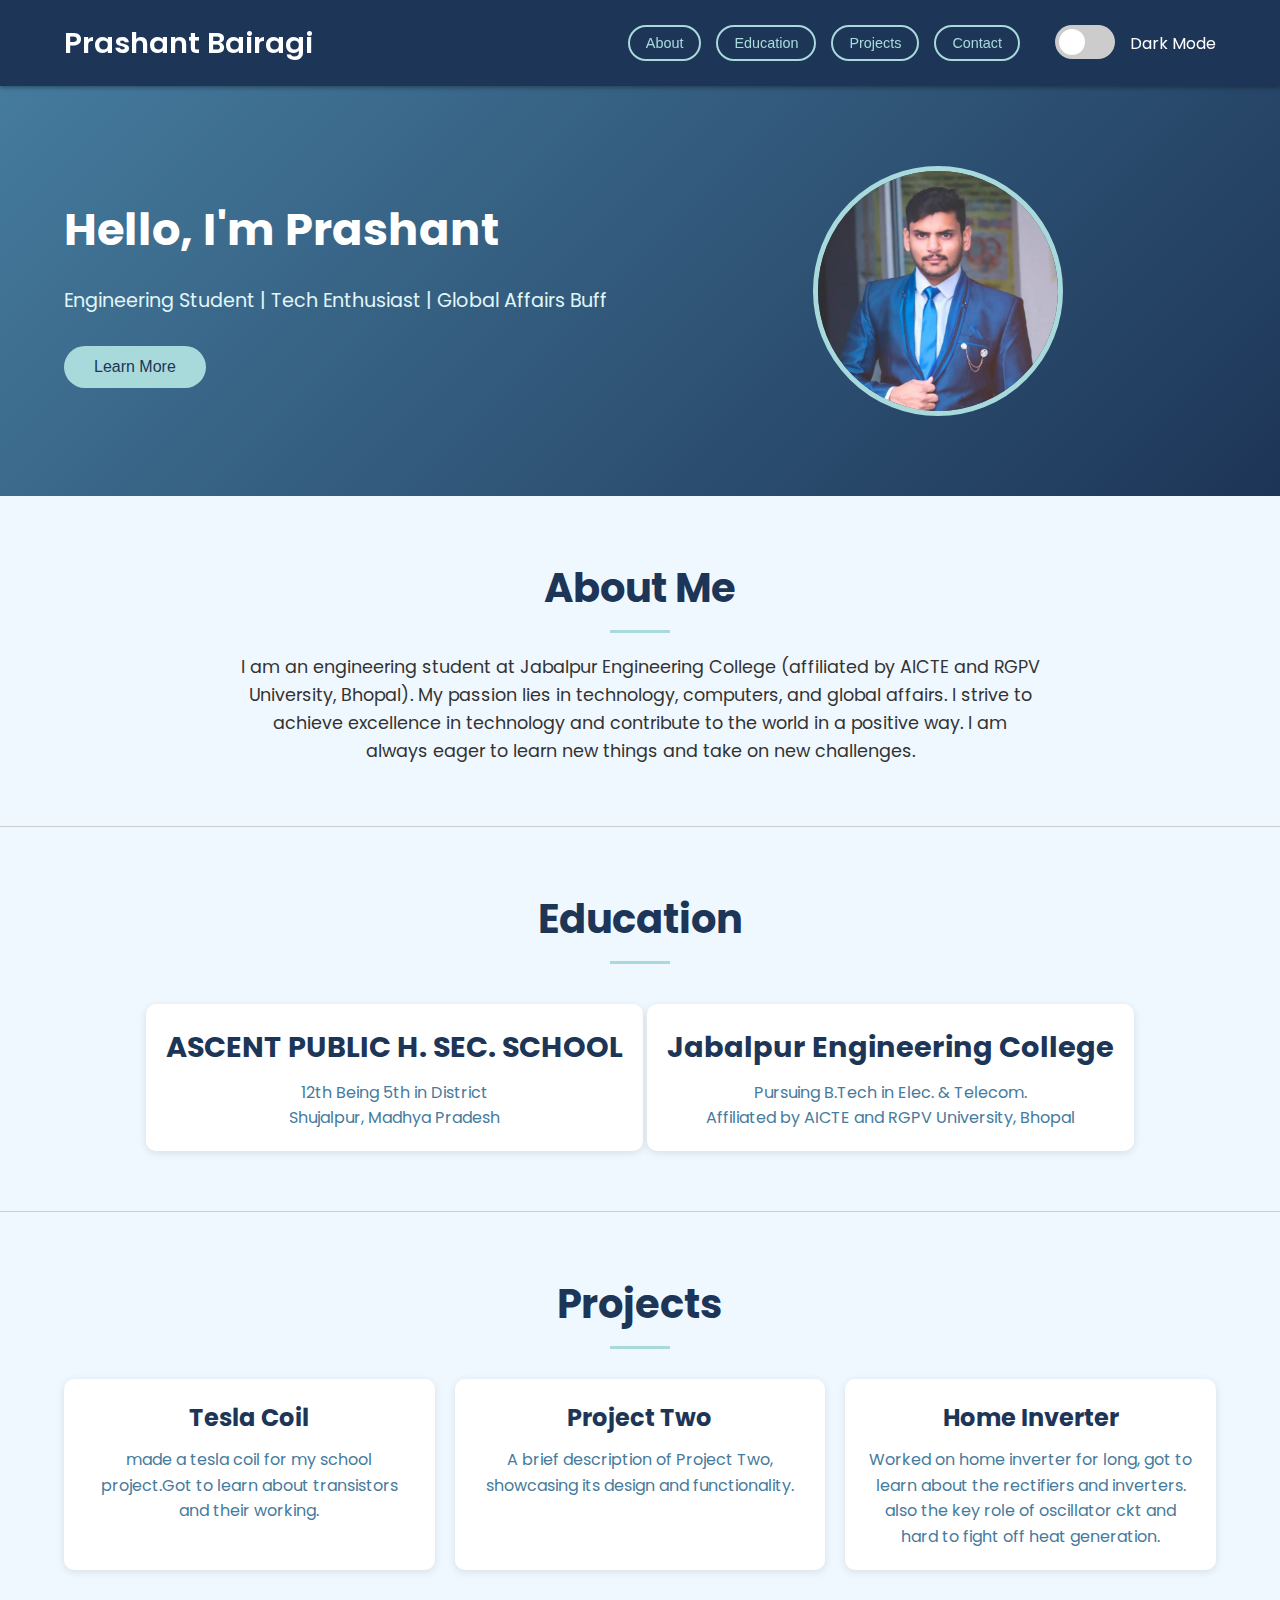
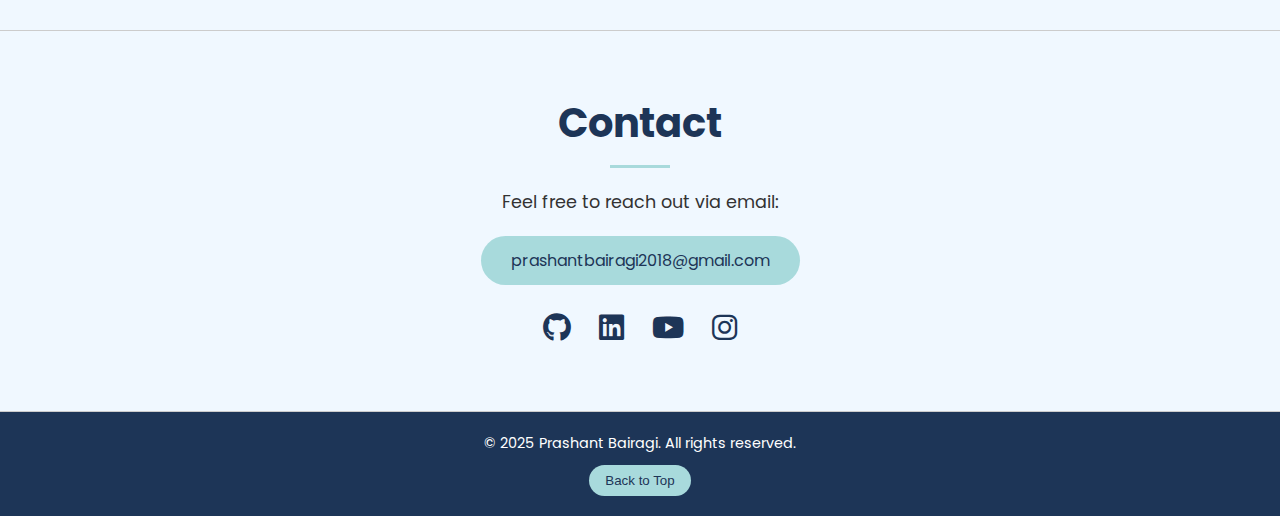
<file: index.html>
<!DOCTYPE html>
<html lang="en">
<head>
  <meta charset="UTF-8" />
  <meta name="viewport" content="width=device-width, initial-scale=1" />
  <meta name="viewport" content="width=device-width, initial-scale=1.0">
  <title>Portfolio Prashant Bairagi</title>
  <!-- Google Fonts -->
  <head>
    <link rel="stylesheet" href="https://cdnjs.cloudflare.com/ajax/libs/font-awesome/6.4.2/css/all.min.css">
  
  <link href="https://fonts.googleapis.com/css2?family=Poppins:wght@300;400;600&display=swap" rel="stylesheet" />
  <!-- FontAwesome for social icons -->
  <link rel="stylesheet" href="https://cdnjs.cloudflare.com/ajax/libs/font-awesome/6.4.0/css/all.min.css" />
  <link rel="stylesheet" href="v2Design.css" />
  <link rel="shortcut icon" href="favicon.png" type="image/x-icon">
</head>
<body>
  <!-- Header -->
  <header>
    <div class="container header-container">
      <div class="logo">Prashant Bairagi</div>
      <nav class="nav">
        <button class="nav-btn" onclick="document.getElementById('about').scrollIntoView({behavior: 'smooth'});">About</button>
        <button class="nav-btn" onclick="document.getElementById('education').scrollIntoView({behavior: 'smooth'});">Education</button>
        <button class="nav-btn" onclick="document.getElementById('projects').scrollIntoView({behavior: 'smooth'});">Projects</button>
        <button class="nav-btn" onclick="document.getElementById('contact').scrollIntoView({behavior: 'smooth'});">Contact</button>
        <label class="switch">
          <input type="checkbox" id="darkModeToggle">
          <span class="slider round"></span>
        </label>
        <span id="toggleText">Dark Mode</span>
      </nav>
    </div>
  </header>

  <!-- Hero Section -->
  <section id="hero">
    <div class="container hero-content">
      <div class="hero-text">
        <h1>Hello, I'm Prashant</h1>
        <p>Engineering Student | Tech Enthusiast | Global Affairs Buff</p>
        <button class="cta-btn" onclick="document.getElementById('about').scrollIntoView({behavior: 'smooth'});">Learn More</button>
      </div>
      <div class="hero-image">
        <div class="bubbles">
          <span class="bubble"></span>
          <span class="bubble"></span>
          <span class="bubble"></span>
          <span class="bubble"></span>
          <span class="bubble"></span>
        </div>
        <img src="DP.jpg" alt="Prashant's Picture" />
      </div>
    </div>
  </section>

  <!-- About Section -->
  <section id="about" class="section">
    <div class="container">
      <h2>About Me</h2>
      <p>
        I am an engineering student at Jabalpur Engineering College (affiliated by AICTE and RGPV University, Bhopal). My passion lies in technology, computers, and global affairs. I strive to achieve excellence in technology and contribute to the world in a positive way. I am always eager to learn new things and take on new challenges.
      </p>
    </div>
  </section>

  <!-- Education Section -->
  <section id="education" class="section">
    <div class="education">
      <h2>Education</h2>
      <div class="card">
        <a href="https://www.ascentschoolsjp.com/"> <h3>ASCENT PUBLIC H. SEC. SCHOOL</h3>
        <p></a>
          12th Being 5th in District<br />
          Shujalpur, Madhya Pradesh
        </p>
      </div>
      <div class="card">
        <a href="https://www.jecjabalpur.ac.in/">
        <h3>Jabalpur Engineering College</h3></a>
        <p>
          Pursuing B.Tech in Elec. & Telecom.<br />
          Affiliated by AICTE and RGPV University, Bhopal 
        </p>
      </div>
    </div>
  </section>

  <!-- Projects Section -->
  <section id="projects" class="section">
    <div class="container">
      <h2>Projects</h2>
      <div class="projects-grid">
        <div class="project-card">
           <a href="project.html?name=Project1">
         <h3>Tesla Coil</h3></a>
          
          <p>
            made a tesla coil for my school project.Got to learn about transistors and their working.
          </p>
        </div>
        <div class="project-card">
          <h3>Project Two</h3>
          <p>
            A brief description of Project Two, showcasing its design and functionality.
          </p>
        </div>
        <div class="project-card">
        <a href="project.html?name=Project1"><h3>Home Inverter</h3></a>
          
          <p>
            Worked on home inverter for long, got to learn about the rectifiers and inverters. also the key role of oscillator ckt and hard to fight off heat generation.
          </p>
        </div>
      </div>
    </div>
  </section>

  <!-- Contact Section -->
  <section id="contact" class="section">
    <div class="container">
      <h2>Contact</h2>
      <p>Feel free to reach out via email:</p>
      <a href="mailto:your.email@example.com" class="contact-link">prashantbairagi2018@gmail.com</a>
      <div class="social-icons">
        <a href="https://github.com/PrashantOmBairagi" target="_blank" class="social-icon">
          <i class="fab fa-github"></i>
        </a>
        <a href="https://linkedin.com/in/prashant-bairagi-kmlpr" target="_blank" class="social-icon">
          <i class="fab fa-linkedin"></i>
        </a>
        <a href="https://www.youtube.com/@pandit_ji_ko_chhoro" target="_blank" class="social-icon">
            <i class="fa-brands fa-youtube"></i>
          </a>
        <a href="https://instagram.com/pandit_ji_ko_chhoro" target="_blank" class="social-icon">
          <i class="fab fa-instagram"></i>
        </a>
      </div>
    </div>
  </section>

  <!-- Footer -->
  <footer>
    <div class="container">
      <p>&copy; 2025 Prashant Bairagi. All rights reserved.</p>
      <button class="back-to-top" onclick="window.scrollTo({top: 0, behavior: 'smooth'});">Back to Top</button>
    </div>
  </footer>
  <script>
    // Select the toggle input element
    const darkModeToggle = document.getElementById('darkModeToggle');
  
    // Check local storage for previous theme preference
    
    if (localStorage.getItem('theme') === 'light') {
      document.body.classList.add('light-mode');
      darkModeToggle.checked = false;
    }
  
    // Listen for changes on the toggle switch
    darkModeToggle.addEventListener('change', function() {
      if (this.checked) {
        document.body.classList.add('dark-mode');
        localStorage.setItem('theme', 'dark');
      } else {
        document.body.classList.remove('dark-mode');
        localStorage.setItem('theme', 'light');
      }
    });
  </script>  
</body>
</html>
</file>
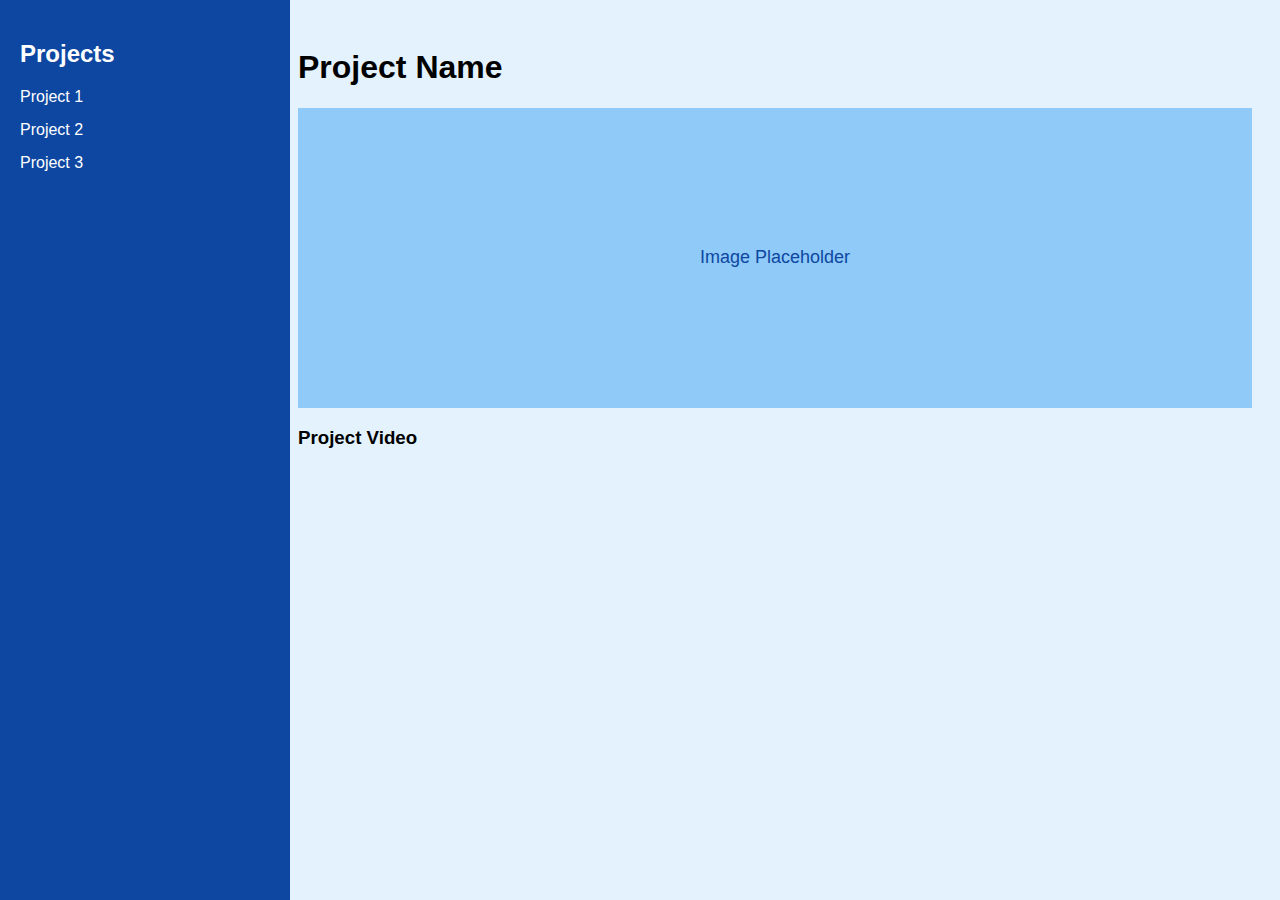
<file: project.html>
<!DOCTYPE html>
<html lang="en">
<head>
    <meta charset="UTF-8">
    <meta name="viewport" content="width=device-width, initial-scale=1.0">
    <title>Project Details</title>
    <link rel="stylesheet" href="project.css">
</head>
<body>
    <div class="sidebar">
        <h2>Projects</h2>
        <ul>
            <li><a href="project.html?name=Project1">Project 1</a></li>
            <li><a href="project.html?name=Project2">Project 2</a></li>
            <li><a href="project.html?name=Project3">Project 3</a></li>
        </ul>
    </div>
    <div class="content">
        <h1 id="project-title">Project Name</h1>
        <div class="image-placeholder">Image Placeholder</div>
        <div class="video-section">
            <h3>Project Video</h3>
            <iframe id="youtube-video" width="560" height="315" frameborder="0" allowfullscreen></iframe>
        </div>
    </div>
    <script>
        const params = new URLSearchParams(window.location.search);
        document.getElementById("project-title").innerText = params.get("name") || "Project Name";
        document.getElementById("youtube-video").src = "https://www.youtube.com/embed/sb-yv86PoH0?si=rUWfxp40m1SDxsl8";
    </script>
</body>
</html>
</file>
<file: project.css>
body {
    display: flex;
    font-family: Arial, sans-serif;
    background-color: #e3f2fd;
}

.sidebar {
    width: 250px;
    background-color: #0d47a1;
    color: white;
    padding: 20px;
    height: 100vh;
    position: fixed;
    left: 0;
    top: 0;
}

.sidebar ul {
    list-style: none;
    padding: 0;
}

.sidebar ul li {
    margin: 15px 0;
}

.sidebar ul li a {
    color: white;
    text-decoration: none;
}

.content {
    margin-left: 270px;
    padding: 20px;
    width: 100%;
}

.image-placeholder {
    width: 100%;
    height: 300px;
    background-color: #90caf9;
    display: flex;
    align-items: center;
    justify-content: center;
    color: #0d47a1;
    font-size: 18px;
}
</file>
<file: v2Design.css>
/* Global Reset */
* {
    margin: 0;
    padding: 0;
    box-sizing: border-box;
  }
  
  body {
    font-family: 'Poppins', sans-serif;
    background-color: #f0f8ff; /* A light, airy blue */
    color: #333;
    line-height: 1.6;
  }
  
  /* Container */
  .container {
    width: 90%;
    max-width: 1200px;
    margin: 0 auto;
  }
  
  /* Header */
  header {
    background: #1d3557; /* Deep navy blue */
    padding: 20px 0;
    position: sticky;
    top: 0;
    z-index: 100;
    box-shadow: 0 2px 4px rgba(0, 0, 0, 0.3);
  }
  .header-container {
    display: flex;
    justify-content: space-between;
    align-items: center;
  }
  .logo {
    font-size: 1.8rem;
    font-weight: 600;
    color: #fff;
  }
  .nav {
    display: flex;
    justify-content: space-around;
    gap: 15px;
    flex-wrap: wrap
  }
  .nav-btn {
    
    background: transparent;
    border: 2px solid #a8dadc; /* Soft blue accent */
    color: #a8dadc;
    padding: 8px 16px;
    border-radius: 25px;
    font-size: 0.9rem;
    cursor: pointer;
    transition: all 0.3s ease;
    outline: none; /* Remove default focus outline */
    text-align: center; /* Ensure text is centered */
    display: inline-block; /* Ensure proper button sizing */
    text-decoration: none;
  }
  .nav-btn:hover {
    color: inherit;
    background: #a8dadc;
    box-shadow: 0 5px 12px rgba(233, 255, 204, 0.8); 
    transition: box-shadow 0.3s ease-in-out;
    
  }
  
  /* Hero Section */
  #hero {
    background: linear-gradient(135deg, #457b9d, #1d3557);
    padding: 80px 0;
    display: flex;
    align-items: center;
    justify-content: center;
  }
  .hero-content {
    display: flex;
    flex-wrap: wrap;
    align-items: center;
    justify-content: center;
    gap: 40px;
  }
  .hero-text {
    flex: 1;
    min-width: 280px;
    color: #fff;
  }
  .hero-text h1 {
    font-size: 2.8rem;
    margin-bottom: 20px;
    color: #fff;
  }
  .hero-text p {
    font-size: 1.2rem;
    margin-bottom: 30px;
    color: #e0f7fa;
  }
  .cta-btn {
    background: #a8dadc;
    border: none;
    padding: 12px 30px;
    color: #1d3557;
    font-size: 1rem;
    border-radius: 30px;
    cursor: pointer;
    transition: background 0.3s ease;
  }
  .cta-btn:hover {
    background: #cae4fb;
  }
  
  /* Hero Image with Bubble Effect */
  .hero-image {
    flex: 1;
    display: flex;
    justify-content: center;
    position: relative; /* For absolute positioning of bubbles */
    overflow: visible;
  }
  .hero-image img {
    width: 250px;
    height: 250px;
    border-radius: 50%;
    border: 5px solid #a8dadc;
    transition: transform 0.3s ease;
    position: relative;
    z-index: 2; /* Ensure image is above bubbles */
  }
  .hero-image img:hover {
    transform: scale(1.05);
  }
  
  /* Bubbles Container (hidden by default, appears on hover) */
  .bubbles {
    position: absolute;
    top: 0;
    left: 0;
    width: 100%;
    height: 100%;
    z-index: 1;
    pointer-events: none;
    opacity: 0;
    transition: opacity 0.3s ease-in-out;
  }
  .hero-image:hover .bubbles {
    opacity: 1;
  }
  
  /* Individual Bubble Styling and Animation */
  .bubble {
    position: absolute;
    bottom: -20px;
    background: rgba(255, 255, 255, 0.7);
    border-radius: 50%;
    animation: bubbleUp 4s linear infinite;
  }
  
  /* Different bubbles using nth-child */
  .bubble:nth-child(1) {
    width: 10px;
    height: 10px;
    left: 20%;
    animation-delay: 0s;
  }
  .bubble:nth-child(2) {
    width: 15px;
    height: 15px;
    left: 40%;
    animation-delay: 1s;
  }
  .bubble:nth-child(3) {
    width: 8px;
    height: 8px;
    left: 60%;
    animation-delay: 0.5s;
  }
  .bubble:nth-child(4) {
    width: 12px;
    height: 12px;
    left: 80%;
    animation-delay: 1.5s;
  }
  .bubble:nth-child(5) {
    width: 10px;
    height: 10px;
    left: 50%;
    animation-delay: 2s;
  }
  
  /* Bubble Animation */
  @keyframes bubbleUp {
    0% {
      transform: translateY(0) scale(1);
      opacity: 1;
    }
    100% {
      transform: translateY(-150px) scale(2);
      opacity: 0;
    }
  }
  
  /* Sections */
  .section {
    padding: 60px 0;
    text-align: center;
    border-bottom: 1px solid #ccc;
    text-decoration: none;
  }
  .section h2 {
    font-size: 2.5rem;
    margin-bottom: 20px;
    color: #1d3557;
    position: relative;
    text-decoration: none;
  }
  .section h2::after {
    content: "";
    width: 60px;
    height: 3px;
    background: #a8dadc;
    margin: 10px auto 0;
    display: block;
    text-decoration: none;
  }
  .section p {
    font-size: 1.1rem;
    max-width: 800px;
    margin: 0 auto;
    color: #333;
    text-decoration: none;
  }
  
  /* Card for Education */
  .card {
    display: grid;
    background: #fff;
    padding: 20px;
    border-radius: 10px;
    box-shadow: 0 2px 8px rgba(0, 0, 0, 0.1);
    display: inline-block;
    margin-top: 20px;
    text-decoration: none;
  }
  .card h3 {
    font-size: 1.8rem;
    color: #1d3557;
    margin-bottom: 10px;
    text-decoration: none;
  }
  .card p {
    font-size: 1rem;
    color: #457b9d;
    text-decoration: none;
  }
  
  /* Projects Grid */
  .projects-grid {
    display: grid;
    grid-template-columns: repeat(auto-fit, minmax(280px, 1fr));
    gap: 20px;
    margin-top: 30px;
    text-decoration: none;
  }
  .project-card {
    background: #fff;
    padding: 20px;
    border-radius: 10px;
    transition: transform 0.3s ease, box-shadow 0.3s ease;
    box-shadow: 0 2px 8px rgba(0, 0, 0, 0.1);
    text-decoration: none;
  }
  .project-card:hover {
    transform: translateY(-10px);
    box-shadow: 0 4px 12px rgba(0, 0, 0, 0.2);
  }
  .project-card h3 {
    font-size: 1.5rem;
    margin-bottom: 10px;
    color: #1d3557;
    text-decoration: none;
  }
  .project-card p {
    font-size: 1rem;
    color: #457b9d;
    text-decoration: none;
  }
  
  /* Contact Section */
  .contact-link {
    display: inline-block;
    margin-top: 20px;
    background: #a8dadc;
    padding: 12px 30px;
    border-radius: 30px;
    color: #1d3557;
    text-decoration: none;
    transition: background 0.3s ease;
  }
  .contact-link:hover {
    background: #bae1ff;
  }
  
  .social-icons {
    margin-top: 20px;
  }
  .social-icon {
    margin: 0 10px;
    font-size: 1.8rem;
    color: #1d3557;
    transition: color 0.3s ease;
  }
  .social-icon:hover {
    color: #a8dadc;
  }
  
  
  /* Footer */
  footer {
    background: #1d3557;
    padding: 20px 0;
    text-align: center;
    color: #fff;
  }
  footer p {
    margin-bottom: 10px;
    font-size: 0.9rem;
  }
  .back-to-top {
    background: #a8dadc;
    border: none;
    padding: 8px 16px;
    border-radius: 25px;
    color: #1d3557;
    cursor: pointer;
    transition: background 0.3s ease;
  }
  .back-to-top:hover {
    background: #f1faee;
  }
  
  /* Responsive */
  @media (max-width: 768px) {
    .hero-content {
      flex-direction: column;
    }
  }
  
  a {
    text-decoration: none; 
}

/* Dark Mode Overrides */
/* Toggle Switch Styling */
.switch {
  position: relative;
  display: inline-block;
  width: 60px;
  height: 34px;
  margin-left: 20px; /* Adjust spacing as needed */
}

.switch input {
  opacity: 0;
  width: 0;
  height: 0;
}
#toggleText {
  color: #ffffff; 
  display: inline-block;      
  margin-top: 6px;
}

.slider {
  position: absolute;
  cursor: pointer;
  top: 0;
  left: 0;
  right: 0;
  bottom: 0;
  background-color: #ccc;
  transition: 0.4s;
}

.slider:before {
  position: absolute;
  content: "";
  height: 26px;
  width: 26px;
  left: 4px;
  bottom: 4px;
  background-color: rgb(255, 255, 255);
  transition: 0.4s;
}

input:checked + .slider {
  background-color: #2196F3;
}

input:focus + .slider {
  box-shadow: 0 0 1px #2196F3;
}

input:checked + .slider:before {
  transform: translateX(26px);
}

/* Rounded slider */
.slider.round {
  border-radius: 34px;
}

.slider.round:before {
  border-radius: 50%;
}

.dark-mode {
  background-color: #151524; /* Dark background */
  color: #e0e0e0; /* Lighter text for contrast */
  transition: background-color 0.3s ease, color 0.3s ease;
  
}

/* Header Adjustments */
.dark-mode header {
  background: #283964; /* Darker header */
  box-shadow: 0 2px 4px rgba(0, 0, 0, 0.5);
}

.dark-mode .logo,
.dark-mode .nav-btn {
  color: #86d3ea;
}
.dark-mode .nav-btn:hover {
  color: #114460;
}

.dark-mode .nav-btn {
  border: 2px solid #bbb;
}

/* Hero Section */
.dark-mode #hero {
  background: linear-gradient(135deg, #202a46, #324388);
}

/* Cards & Sections */
.dark-mode .card,
.dark-mode .project-card {
  background: #1e1e1e;
  color: #fff;
  box-shadow: 0 2px 8px rgba(0, 0, 0, 0.6);
}

.dark-mode .card h3,
.dark-mode .project-card h3 {
  color: #fff;
}

.dark-mode .card p,
.dark-mode .project-card p {
  color: #ccc;
}

/* Footer */
.dark-mode footer {
  background: #222;
  color: #ccc;
}

/* Other element adjustments as needed */

.dark-mode .section h2 {
  font-size: 2.5rem;
  margin-bottom: 20px;
  color: #6aa8ff;
  position: relative;
  text-decoration: none;
}
.dark-mode .section h2::after {
  content: "";
  width: 60px;
  height: 3px;
  background: #a8dadc;
  margin: 10px auto 0;
  display: block;
  text-decoration: none;
}
.dark-mode .section p {
  font-size: 1.1rem;
  max-width: 800px;
  margin: 0 auto;
  color: #d4f9ff;
  text-decoration: none;
}

.dark-mode .social-icon {
  margin: 0 10px;
  font-size: 1.8rem;
  color: #a8dadc;
   
  transition: color 0.3s ease;
}
.dark-mode .social-icon:hover {
  color: #1d3658;
}
</file>
